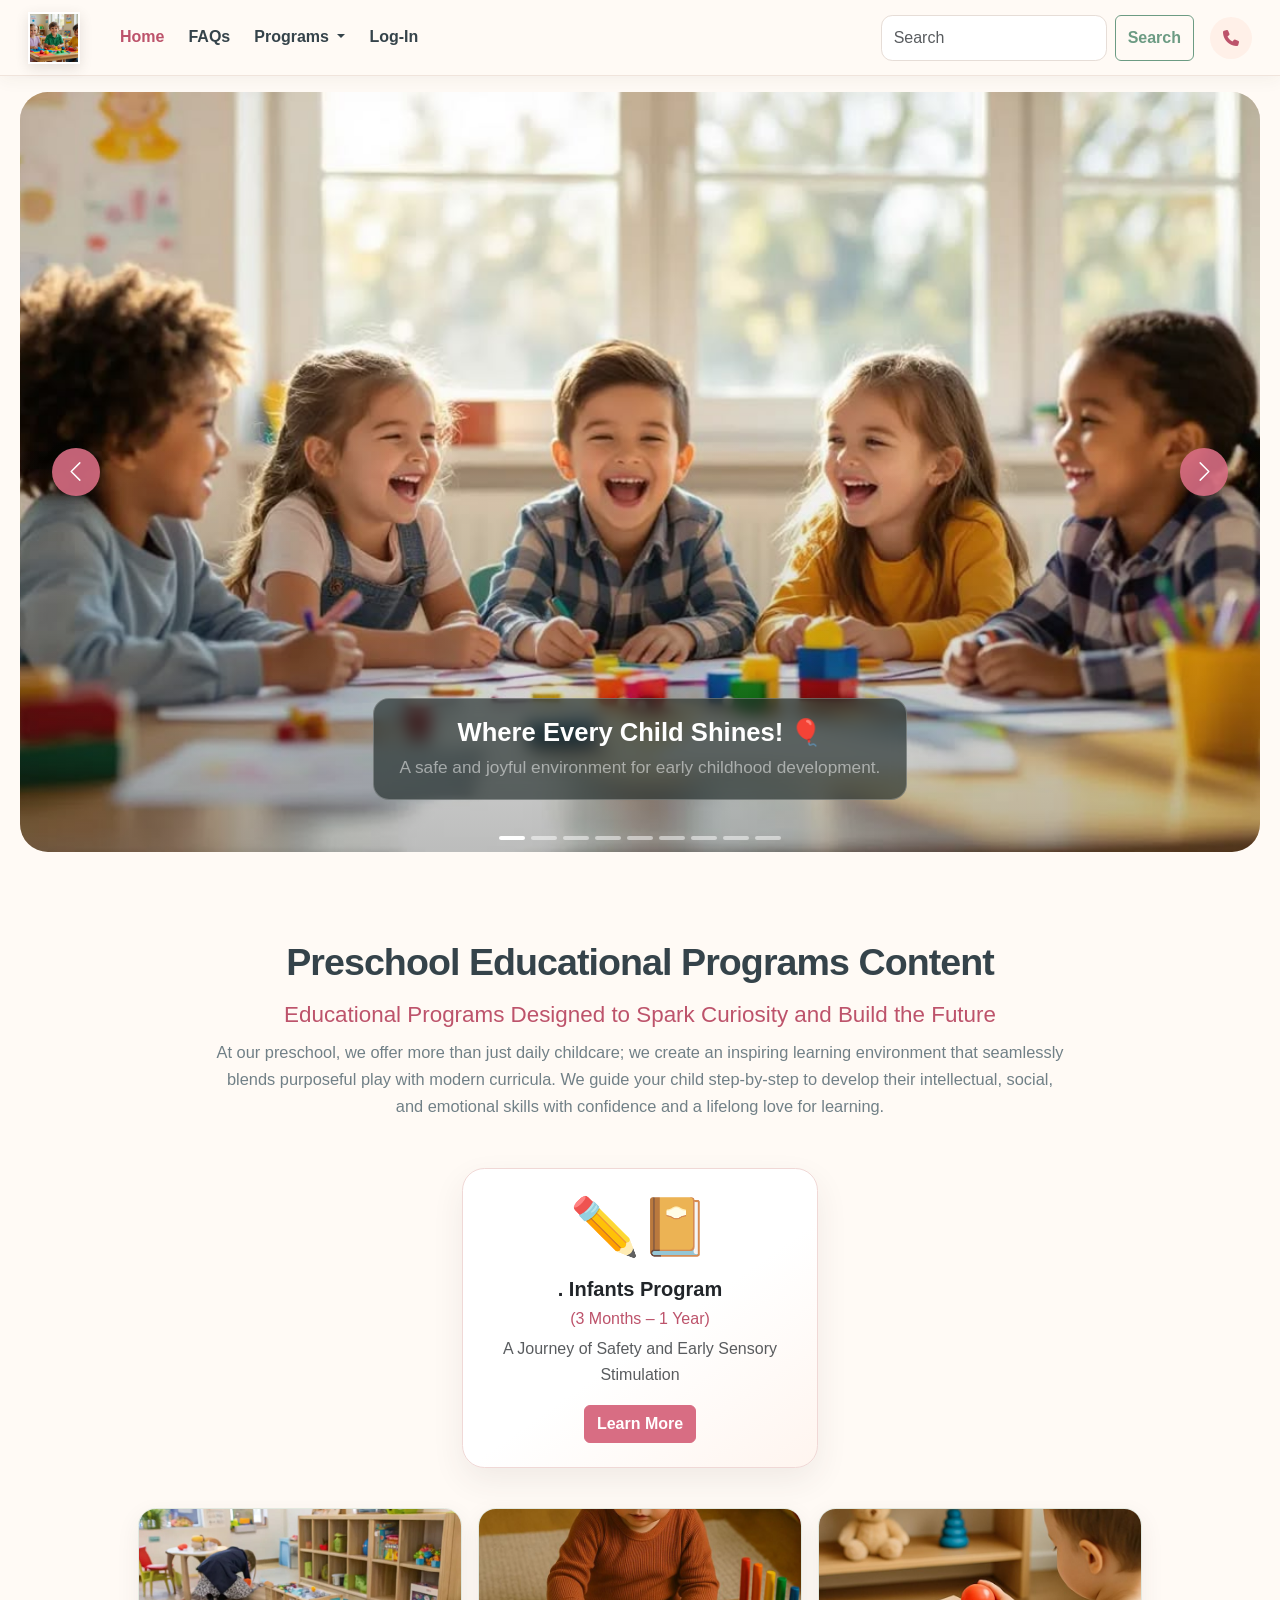
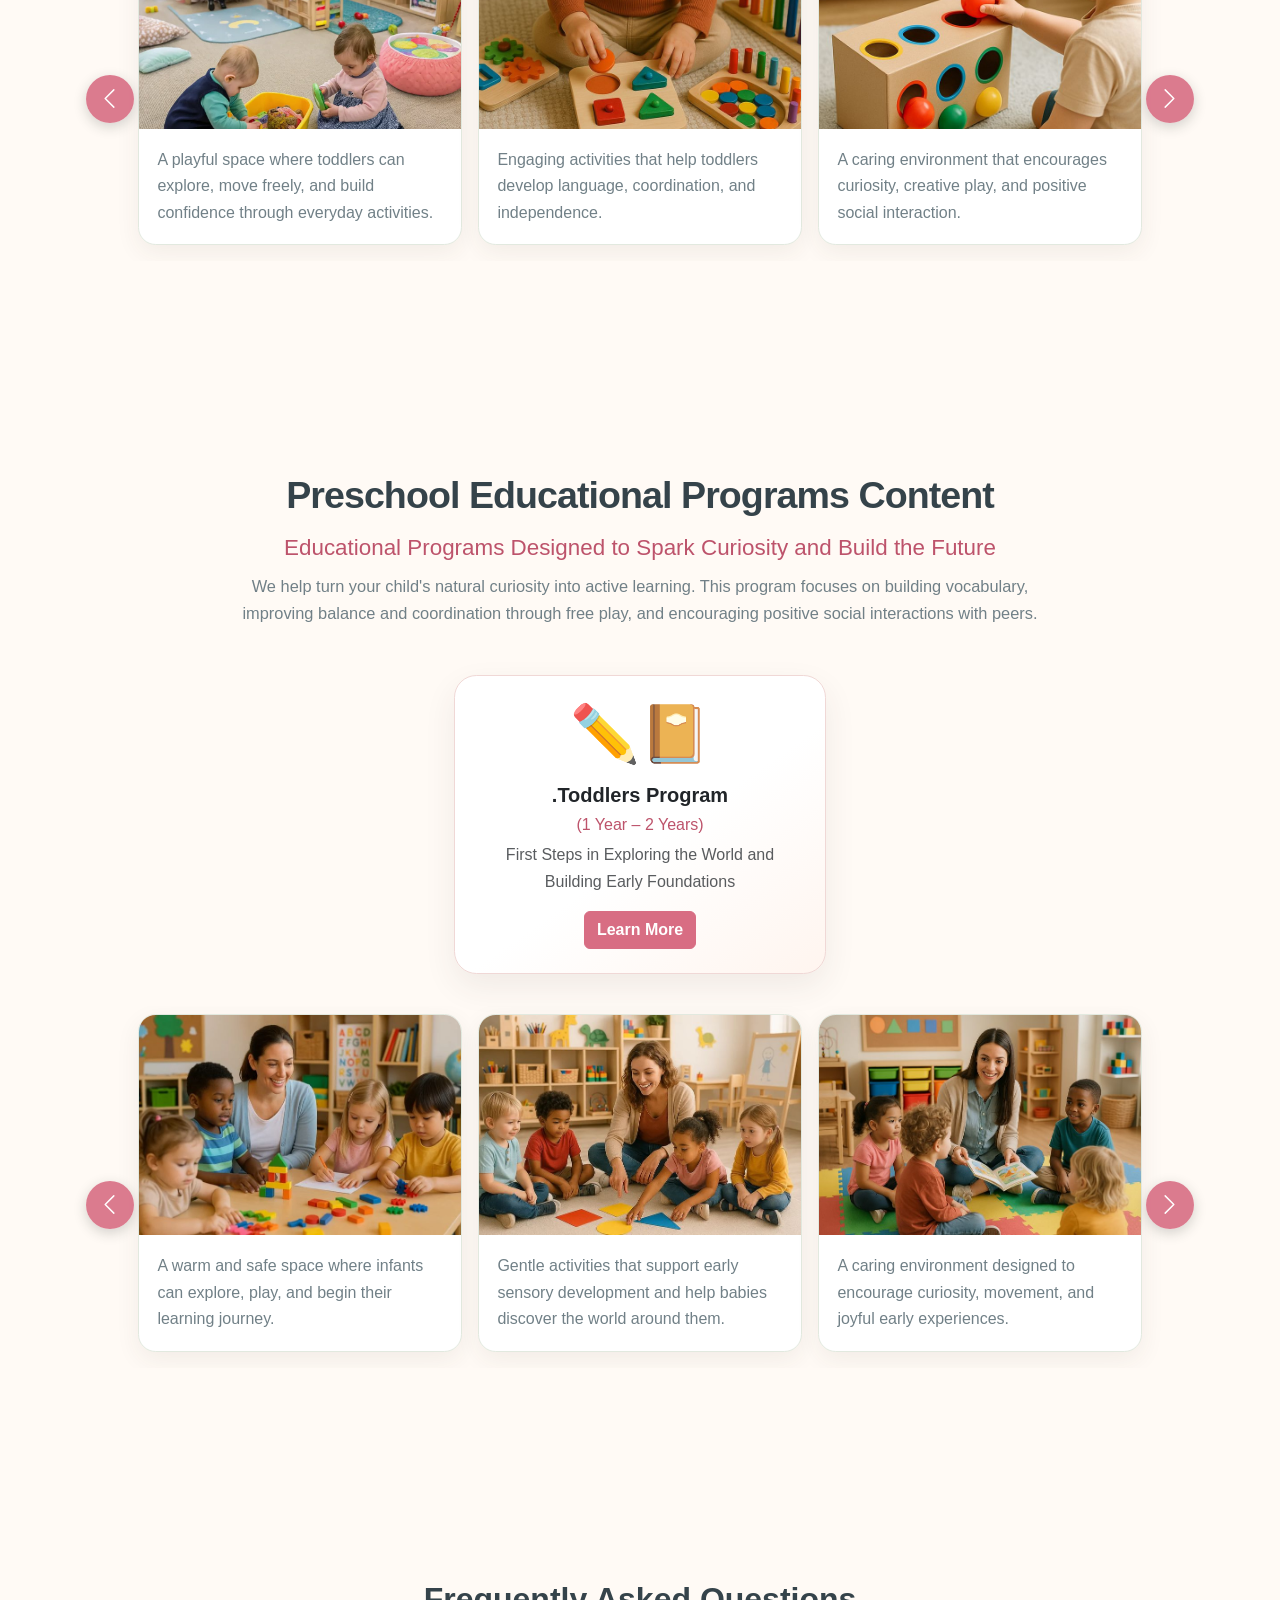
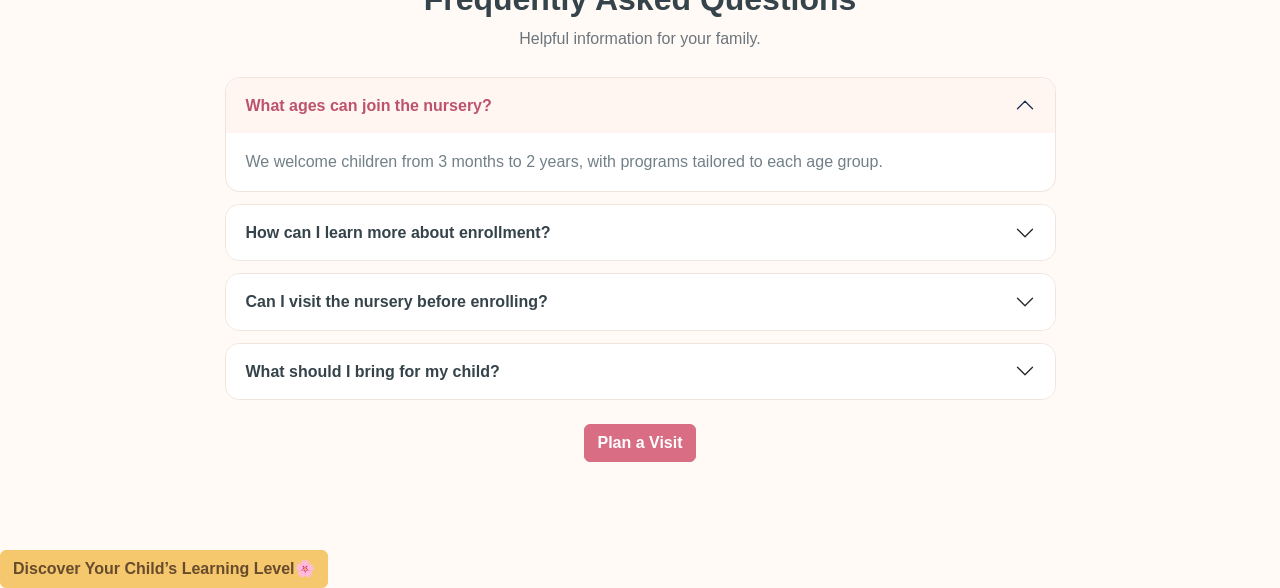
<file: index.html>
<!DOCTYPE html>
<html lang="en">

<head>
    <meta charset="UTF-8">
    <meta name="viewport" content="width=device-width, initial-scale=1.0">
    <title>Sunny Side</title>
    <link rel="icon" href="./Images/3a391d2ae2403e38979afe56d9ad4983.jpg">
    <link rel="stylesheet" href="./Style/bootstrap.min.css">
    <link rel="stylesheet" href="https://cdnjs.cloudflare.com/ajax/libs/font-awesome/6.5.2/css/all.min.css">
    <link rel="stylesheet" href="./Style/style.css">
</head>

<body>
    <nav class="navbar navbar-expand-lg bg-body-tertiary px-3">
        <div class="container-fluid">
            <img class="me-3" src="./Images/3a391d2ae2403e38979afe56d9ad4983.jpg" alt="Sunny Side logo">
            <button class="navbar-toggler" type="button" data-bs-toggle="collapse"
                data-bs-target="#navbarSupportedContent" aria-controls="navbarSupportedContent" aria-expanded="false"
                aria-label="Toggle navigation">
                <span class="navbar-toggler-icon"></span>
            </button>
            <div class="collapse navbar-collapse" id="navbarSupportedContent">
                <ul class="navbar-nav me-auto mb-2 mb-lg-0 gap-lg-2">
                    <li class="nav-item">
                        <a class="nav-link active" aria-current="page" href="#home">Home</a>
                    </li>
                    <li class="nav-item">
                        <a class="nav-link" href="#faq">FAQs</a>
                    </li>
                    <li class="nav-item dropdown">
                        <a class="nav-link dropdown-toggle" href="#" role="button" data-bs-toggle="dropdown"
                            aria-expanded="false">
                            Programs
                        </a>
                        <ul class="dropdown-menu">
                            <li><a class="dropdown-item" href="#infants">Infants Program</a></li>
                            <li><a class="dropdown-item" href="#toddlers">Toddlers Program</a></li>
                        </ul>
                    </li>
                    <li class="nav-item">
                        <a class="nav-link" href="./form.html">Log-In</a>
                    </li>
                </ul>
                <form class="d-flex search ms-lg-auto" role="search">
                    <input class="form-control Search" type="search" placeholder="Search" aria-label="Search" />
                    <button class="btn btn-outline-success" type="submit">Search</button>
                </form>

                <button class="nav-link contact-button border-0 bg-transparent ms-lg-3" type="button"
                    data-bs-toggle="offcanvas" data-bs-target="#offcanvasDark" aria-controls="offcanvasDark"
                    aria-label="Open contact information">
                    <i class="fa-solid fa-phone"></i>
                </button>
            </div>
        </div>
    </nav>

    <div class="offcanvas offcanvas-start text-bg-dark" tabindex="-1" id="offcanvasDark"
        aria-labelledby="offcanvasDarkLabel">
        <div class="offcanvas-header">
            <h5 class="offcanvas-title" id="offcanvasDarkLabel">Contact Us</h5>
            <button type="button" class="btn-close btn-close-white" data-bs-dismiss="offcanvas"
                aria-label="Close"></button>
        </div>
        <div class="offcanvas-body">
            <p class="mb-4">We are happy to answer your questions.</p>

            <div class="d-grid gap-3">
                <a class="text-white text-decoration-none" href="tel:+201000000000">
                    <i class="fa-solid fa-phone me-2"></i>
                    <span> +20 100 000 0000</span>
                </a>
                <a class="text-white text-decoration-none" href="mailto:info@sunnyside.com">
                    <i class="fa-solid fa-envelope me-2"></i> 
                    <span>info@sunnyside.com</span>
                </a>
                <span>
                    <i class="fa-solid fa-location-dot me-2"></i> Cairo, Egypt
                </span>
            </div>

            <div class="d-flex gap-3 mt-4">
                <a class="text-white fs-4" href="https://www.facebook.com" target="_blank" rel="noopener"
                    aria-label="Facebook">
                    <i class="fa-brands fa-facebook"></i>
                </a>
                <a class="text-white fs-4" href="https://www.instagram.com" target="_blank" rel="noopener"
                    aria-label="Instagram">
                    <i class="fa-brands fa-instagram"></i>
                </a>
            </div>
        </div>
    </div>

    <div id="home" class="carousel carousel-white slide vh-100">
        <div class="carousel-indicators">
            <button type="button" data-bs-target="#home" data-bs-slide-to="0" class="active"
                aria-current="true" aria-label="Slide 1"></button>
            <button type="button" data-bs-target="#home" data-bs-slide-to="1"
                aria-label="Slide 2"></button>
            <button type="button" data-bs-target="#home" data-bs-slide-to="2"
                aria-label="Slide 3"></button>
            <button type="button" data-bs-target="#home" data-bs-slide-to="3"
                aria-label="Slide 4"></button>
            <button type="button" data-bs-target="#home" data-bs-slide-to="4"
                aria-label="Slide 5"></button>
            <button type="button" data-bs-target="#home" data-bs-slide-to="5"
                aria-label="Slide 6"></button>
            <button type="button" data-bs-target="#home" data-bs-slide-to="6"
                aria-label="Slide 7"></button>
            <button type="button" data-bs-target="#home" data-bs-slide-to="7"
                aria-label="Slide 8"></button>
            <button type="button" data-bs-target="#home" data-bs-slide-to="8"
                aria-label="Slide 9"></button>
        </div>
        <div class="carousel-inner vh-100">
            <!-- Slide 1 -->
            <div class="carousel-item active vh-100 top" data-bs-interval="10000">
                <img src="./Images/bd0ee30c65cd35bef8a8ec8929c6d836.jpg" class="w-100 object-fit-cover rounded-5"
                    alt="Nursery Slide 1">
                <div class="carousel-caption d-none d-md-block bg-dark bg-opacity-50 p-3 rounded-3 textmessage">
                    <h5 class="text-white fw-bold">Where Every Child Shines! 🎈</h5>
                    <p class="text-white-50 mb-0">A safe and joyful environment for early childhood development.</p>
                </div>
            </div>

            <!-- Slide 2 -->
            <div class="carousel-item vh-100 top" data-bs-interval="2000">
                <img src="./Images/679e50f75e5fe2f86e2767f3efc4225f.jpg" class="w-100  object-fit-cover rounded-5"
                    alt="Nursery Slide 2">
                <div class="carousel-caption d-none d-md-block bg-dark bg-opacity-50 p-3 rounded-3 textmessage">
                    <h5 class="text-white fw-bold">Safe & Inspiring Spaces 🏫</h5>
                    <p class="text-white-50 mb-0">Designed with high safety standards and creative learning tools.</p>
                </div>
            </div>

            <!-- Slide 3 -->
            <div class="carousel-item vh-100 top">
                <img src="./Images/2a49c59c59654723d50db8b1cf8f679b.jpg" class="w-100 object-fit-cover rounded-5"
                    alt="Nursery Slide 3">
                <div class="carousel-caption d-none d-md-block bg-dark bg-opacity-50 p-3 rounded-3 textmessage">
                    <h5 class="text-white fw-bold">Creative Arts & Crafts 🎨</h5>
                    <p class="text-white-50 mb-0">Unleashing imagination through painting, drawing, and hands-on
                        projects.</p>
                </div>
            </div>

            <!-- Slide 4 -->
            <div class="carousel-item vh-100 top">
                <img src="./Images/safe-zone-2.jpg" class="w-100 object-fit-cover rounded-5"
                    alt="Nursery Slide 4">
                <div class="carousel-caption d-none d-md-block bg-dark bg-opacity-50 p-3 rounded-3 textmessage">
                    <h5 class="text-white fw-bold">Secure Play Area 🛡️</h5>
                    <p class="text-white-50 mb-0">Soft-padded indoor zones tailored for risk-free physical activities.
                    </p>
                </div>
            </div>

            <!-- Slide 5 -->
            <div class="carousel-item vh-100 top">
                <img src="./Images/Safe-zone.jpg" class="w-100 object-fit-cover rounded-5" alt="Nursery Slide 5">
                <div class="carousel-caption d-none d-md-block bg-dark bg-opacity-50 p-3 rounded-3 textmessage">
                    <h5 class="text-white fw-bold">24/7 Monitored Safety 🧸</h5>
                    <p class="text-white-50 mb-0">Constant supervision to ensure total peace of mind for parents.</p>
                </div>
            </div>

            <!-- Slide 6 -->
            <div class="carousel-item vh-100 top">
                <img src="./Images/3880cf79bbe2fa01c5dffb53555df5dd.jpg" class="w-100 object-fit-cover rounded-5"
                    alt="Nursery Slide 6">
                <div class="carousel-caption d-none d-md-block bg-dark bg-opacity-50 p-3 rounded-3 textmessage">
                    <h5 class="text-white fw-bold">Music & Storytelling 🎶</h5>
                    <p class="text-white-50 mb-0">Building communication and auditory skills through interactive
                        sessions.</p>
                </div>
            </div>

            <!-- Slide 7 -->
            <div class="carousel-item vh-100 top">
                <img src="./Images/Fun.jpg" class="w-100 object-fit-cover rounded-5" alt="Nursery Slide 7">
                <div class="carousel-caption d-none d-md-block bg-dark bg-opacity-50 p-3 rounded-3 textmessage">
                    <h5 class="text-white fw-bold">Outdoor Adventures 🌞</h5>
                    <p class="text-white-50 mb-0">Fun group games, fresh air, and social growth in open spaces.</p>
                </div>
            </div>

            <!-- Slide 8 -->
            <div class="carousel-item vh-100 top">
                <img src="./Images/Technology.jpg" class="w-100 object-fit-cover rounded-5" alt="Nursery Slide 8">
                <div class="carousel-caption d-none d-md-block bg-dark bg-opacity-50 p-3 rounded-3 textmessage">
                    <h5 class="text-white fw-bold">Smart Tech & E-Learning 💻</h5>
                    <p class="text-white-50 mb-0">Introducing modern digital tools and educational games for young
                        minds.</p>
                </div>
            </div>
            <!-- Slide-9 -->
            <div class="carousel-item vh-100 top">
                <img src="./Images/Seince.jpg" class="w-100 object-fit-cover rounded-5" alt="Nursery Slide 9">
                <div class="carousel-caption d-none d-md-block bg-dark bg-opacity-50 p-3 rounded-3 textmessage">
                    <h5 class="text-white fw-bold">Fun Science & Discovery 🔬</h5>
                    <p class="text-white-50 mb-0">Encouraging curiosity through safe, hands-on simple experiments.</p>
                </div>
            </div>
        </div>
        <button class="carousel-control-prev" type="button" data-bs-target="#home" data-bs-slide="prev">
            <span class="carousel-control-prev-icon" aria-hidden="true"></span>
            <span class="visually-hidden">Previous</span>
        </button>
        <button class="carousel-control-next ch-100" type="button" data-bs-target="#home"
            data-bs-slide="next">
            <span class="carousel-control-next-icon" aria-hidden="true"></span>
            <span class="visually-hidden">Next</span>
        </button>
    </div>
    <section id="infants" class="container py-5">

        <div class="text-center mb-5">
            <h2 class="fw-bold">Preschool Educational Programs Content</h2>
            <h4 class="text-danger">
                Educational Programs Designed to Spark Curiosity and Build the Future
            </h4>
            <p class="text-secondary">At our preschool, we offer more than just daily childcare; we create an inspiring
                learning environment
                that seamlessly blends purposeful play with modern curricula. We guide your child step-by-step to
                develop their intellectual, social, and emotional skills with confidence and a lifelong love for
                learning.</p>
        </div>
        <div class="row g-4 justify-content-center">

            <div class="col-12 col-md-6 col-lg-4 discovery">
                <div class="card h-100 shadow-sm border-4 border-danger rounded-5">
                    <div class="card-body text-center p-4">
                        <div class="display-4 mb-3">✏️📔</div>
                        <h5 class="card-title fw-bold">. Infants Program</h5>
                        <h6 class="text-danger">(3 Months – 1 Year)</h6>
                        <p class="card-text text-muted">
                            A Journey of Safety and Early Sensory Stimulation
                        </p>
                        <a href="#infants" class="btn btn-primary">
                            Learn More
                        </a>
                    </div>
                </div>
            </div>




        </div>
        <div id="carouselExampleControlsNoTouching" class="carousel slide" data-bs-touch="false">
            <div class="carousel-inner">

                <div class="carousel-item active">
                    <div class="row g-3 px-5">
                        <div class="col-12 col-md-4">
                            <div class="card infant-card border border-success rounded-3">
                                <img src="./Images/Infants-1.jpg" class="card-img-top infant-card-img rounded-3"
                                    alt="Toddler">
                                <div class="card-body">
                                    <p class="card-text">A playful space where toddlers can explore, move freely, and
                                        build confidence through everyday activities.</p>
                                </div>
                            </div>
                        </div>
                        <div class="col-12 col-md-4">
                            <div class="card infant-card border border-success rounded-3 Infants">
                                <img src="./Images/Infants-2.jpg" class="card-img-top infant-card-img rounded-3"
                                    alt="Toddler">
                                <div class="card-body">
                                    <p class="card-text">Engaging activities that help toddlers develop language,
                                        coordination, and independence.</p>
                                </div>
                            </div>
                        </div>
                        <div class="col-12 col-md-4">
                            <div class="card infant-card border border-success rounded-3">
                                <img src="./Images/Infants-3.jpg" class="card-img-top infant-card-img rounded-3"
                                    alt="Toddler">
                                <div class="card-body">
                                    <p class="card-text">A caring environment that encourages curiosity, creative play,
                                        and positive social interaction.</p>
                                </div>
                            </div>
                        </div>
                    </div>
                </div>

                <div class="carousel-item">
                    <div class="row g-3 px-5">
                        <div class="col-12 col-md-4">
                            <div class="card infant-card border border-success rounded-3">
                                <img src="./Images/Infants-4.jpg" class="card-img-top infant-card-img rounded-3"
                                    alt="Toddler">
                                <div class="card-body">
                                    <p class="card-text">Fun learning experiences that help toddlers practice new skills
                                        through safe exploration.</p>
                                </div>
                            </div>
                        </div>
                        <div class="col-12 col-md-4">
                            <div class="card infant-card border border-success rounded-3">
                                <img src="./Images/Infants-5.jpg" class="card-img-top infant-card-img rounded-3"
                                    alt="Toddler">
                                <div class="card-body">
                                    <p class="card-text">Play-based learning that strengthens attention, communication,
                                        and cooperation with friends.</p>
                                </div>
                            </div>
                        </div>
                        <div class="col-12 col-md-4">
                            <div class="card infant-card border border-success rounded-3">
                                <img src="./Images/Infants-6.jpg" class="card-img-top infant-card-img rounded-3"
                                    alt="Toddler">
                                <div class="card-body">
                                    <p class="card-text">A supportive setting where toddlers learn to express feelings
                                        and become more independent.</p>
                                </div>
                            </div>
                        </div>
                    </div>
                </div>

                <div class="carousel-item">
                    <div class="row g-3 px-5">
                        <div class="col-12 col-md-4">
                            <div class="card infant-card border border-success rounded-3">
                                <img src="./Images/Infants-7.jpg" class="card-img-top infant-card-img rounded-3"
                                    alt="Toddler">
                                <div class="card-body">
                                    <p class="card-text">Creative activities that give toddlers opportunities to
                                        imagine, create, and express themselves.</p>
                                </div>
                            </div>
                        </div>
                        <div class="col-12 col-md-4">
                            <div class="card infant-card border border-success rounded-3">
                                <img src="./Images/Infants-8.jpg" class="card-img-top infant-card-img rounded-3"
                                    alt="Toddler">
                                <div class="card-body">
                                    <p class="card-text">Group play that encourages friendship, sharing, teamwork, and
                                        emotional growth.</p>
                                </div>
                            </div>
                        </div>
                        <div class="col-12 col-md-4">
                            <div class="card infant-card border border-success rounded-3">
                                <img src="./Images/Infants-9.jpg" class="card-img-top infant-card-img rounded-3"
                                    alt="Toddler">
                                <div class="card-body">
                                    <p class="card-text">Interactive experiences that turn movement and discovery into
                                        meaningful learning.</p>
                                </div>
                            </div>
                        </div>
                    </div>
                </div>

                <div class="carousel-item">
                    <div class="row g-3 px-5">
                        <div class="col-12 col-md-4">
                            <div class="card infant-card border border-success rounded-3">
                                <img src="./Images/Infants-10.jpg" class="card-img-top infant-card-img rounded-3"
                                    alt="Toddler">
                                <div class="card-body">
                                    <p class="card-text">A bright space where toddlers can discover new ideas and
                                        develop their imagination.</p>
                                </div>
                            </div>
                        </div>
                        <div class="col-12 col-md-4">
                            <div class="card infant-card border border-success rounded-3">
                                <img src="./Images/Infants-11.jpg" class="card-img-top infant-card-img rounded-3"
                                    alt="Toddler">
                                <div class="card-body">
                                    <p class="card-text">Thoughtful care and playful activities help toddlers feel
                                        secure while learning new skills.</p>
                                </div>
                            </div>
                        </div>
                        <div class="col-12 col-md-4">
                            <div class="card infant-card border border-success rounded-3">
                                <img src="./Images/Infants-12.jpg" class="card-img-top infant-card-img rounded-3"
                                    alt="Toddler">
                                <div class="card-body">
                                    <p class="card-text">A joyful environment where toddlers grow through movement,
                                        play, discovery, and friendship.</p>
                                </div>
                            </div>
                        </div>
                    </div>
                </div>

            </div>

            <button class="carousel-control-prev" type="button" data-bs-target="#carouselExampleControlsNoTouching"
                data-bs-slide="prev">
                <span class="carousel-control-prev-icon"></span>
            </button>

            <button class="carousel-control-next" type="button" data-bs-target="#carouselExampleControlsNoTouching"
                data-bs-slide="next">
                <span class="carousel-control-next-icon"></span>
            </button>
        </div>
    </section>

    <section id="toddlers" class="container py-5">

        <div class="text-center mb-5">
            <h2 class="fw-bold">Preschool Educational Programs Content</h2>
            <h4 class="text-danger">
                Educational Programs Designed to Spark Curiosity and Build the Future
            </h4>
            <p class="text-secondary">We help turn your child's natural curiosity into active learning. This program
                focuses on building vocabulary, improving balance and coordination through free play, and encouraging
                positive social interactions with peers.
            </p>
        </div>
        <div class="col-12 col-md-6 col-lg-4 mx-auto">
            <div class="discovery">
                <div class="card h-100 shadow-sm border-4 border-danger rounded-5">
                    <div class="card-body text-center p-4">
                        <div class="display-4 mb-3">✏️📔</div>
                        <h5 class="card-title fw-bold">.Toddlers Program</h5>
                        <h6 class="text-danger">(1 Year – 2 Years)</h6>
                        <p class="card-text text-muted">
                            First Steps in Exploring the World and Building Early Foundations
                        </p>
                        <a href="#toddlers" class="btn btn-primary">
                            Learn More
                        </a>
                    </div>
                </div>
            </div>
        </div>




        </div>
        <div id="toddlersCarousel" class="carousel slide" data-bs-touch="false">
            <div class="carousel-inner">

                <div class="carousel-item active">
                    <div class="row g-3 px-5">
                        <div class="col-12 col-md-4">
                            <div class="card infant-card border border-success rounded-3">
                                <img src="./Images/Told-1.jpg" class="card-img-top infant-card-img rounded-3"
                                    alt="Infant">
                                <div class="card-body">
                                    <p class="card-text">A warm and safe space where infants can explore, play, and
                                        begin their learning journey.</p>
                                </div>
                            </div>
                        </div>
                        <div class="col-12 col-md-4">
                            <div class="card infant-card border border-success rounded-3">
                                <img src="./Images/Told-2.jpg" class="card-img-top infant-card-img rounded-3"
                                    alt="Infant">
                                <div class="card-body">
                                    <p class="card-text">Gentle activities that support early sensory development and
                                        help babies discover the world around them.</p>
                                </div>
                            </div>
                        </div>
                        <div class="col-12 col-md-4">
                            <div class="card infant-card border border-success rounded-3">
                                <img src="./Images/Told-3.jpg" class="card-img-top infant-card-img rounded-3"
                                    alt="Infant">
                                <div class="card-body">
                                    <p class="card-text">A caring environment designed to encourage curiosity, movement,
                                        and joyful early experiences.</p>
                                </div>
                            </div>
                        </div>
                    </div>
                </div>

                <div class="carousel-item">
                    <div class="row g-3 px-5">
                        <div class="col-12 col-md-4">
                            <div class="card infant-card border border-success rounded-3">
                                <img src="./Images/Told-4.jpg" class="card-img-top infant-card-img rounded-3"
                                    alt="Infant">
                                <div class="card-body">
                                    <p class="card-text">Fun and engaging activities that help infants build confidence
                                        through safe exploration.</p>
                                </div>
                            </div>
                        </div>
                        <div class="col-12 col-md-4">
                            <div class="card infant-card border border-success rounded-3">
                                <img src="./Images/Told-5.jpg" class="card-img-top infant-card-img rounded-3"
                                    alt="Infant">
                                <div class="card-body">
                                    <p class="card-text">Playful learning moments that develop attention, communication,
                                        and social interaction.</p>
                                </div>
                            </div>
                        </div>
                        <div class="col-12 col-md-4">
                            <div class="card infant-card border border-success rounded-3">
                                <img src="./Images/Told-6.jpg" class="card-img-top infant-card-img rounded-3"
                                    alt="Infant">
                                <div class="card-body">
                                    <p class="card-text">A nurturing setting where every child receives care, comfort,
                                        and age-appropriate stimulation.</p>
                                </div>
                            </div>
                        </div>
                    </div>
                </div>

                <div class="carousel-item">
                    <div class="row g-3 px-5">
                        <div class="col-12 col-md-4">
                            <div class="card infant-card border border-success rounded-3">
                                <img src="./Images/Told-7.jpg" class="card-img-top infant-card-img rounded-3"
                                    alt="Infant">
                                <div class="card-body">
                                    <p class="card-text">Creative play experiences that allow infants to express
                                        themselves and learn at their own pace.</p>
                                </div>
                            </div>
                        </div>
                        <div class="col-12 col-md-4">
                            <div class="card infant-card border border-success rounded-3">
                                <img src="./Images/Told-8.jpg" class="card-img-top infant-card-img rounded-3"
                                    alt="Infant">
                                <div class="card-body">
                                    <p class="card-text">Safe group activities that encourage friendship, cooperation,
                                        and emotional growth.</p>
                                </div>
                            </div>
                        </div>
                        <div class="col-12 col-md-4">
                            <div class="card infant-card border border-success rounded-3">
                                <img src="./Images/Told-9.jpg" class="card-img-top infant-card-img rounded-3"
                                    alt="Infant">
                                <div class="card-body">
                                    <p class="card-text">Interactive experiences that turn everyday play into meaningful
                                        learning for young children.</p>
                                </div>
                            </div>
                        </div>
                    </div>
                </div>

                <div class="carousel-item">
                    <div class="row g-3 px-5">
                        <div class="col-12 col-md-4">
                            <div class="card infant-card border border-success rounded-3">
                                <img src="./Images/Told-10.jpg" class="card-img-top infant-card-img rounded-3"
                                    alt="Infant">
                                <div class="card-body">
                                    <p class="card-text">A bright and welcoming space that supports discovery,
                                        imagination, and early development.</p>
                                </div>
                            </div>
                        </div>
                        <div class="col-12 col-md-4">
                            <div class="card infant-card border border-success rounded-3">
                                <img src="./Images/Told-11.jpg" class="card-img-top infant-card-img rounded-3"
                                    alt="Infant">
                                <div class="card-body">
                                    <p class="card-text">Thoughtful care and playful activities help infants feel secure
                                        while developing new skills.</p>
                                </div>
                            </div>
                        </div>
                        <div class="col-12 col-md-4">
                            <div class="card infant-card border border-success rounded-3">
                                <img src="./Images/Told-12.jpg" class="card-img-top infant-card-img rounded-3"
                                    alt="Infant">
                                <div class="card-body">
                                    <p class="card-text">A joyful learning environment where children grow through
                                        movement, play, and discovery.</p>
                                </div>
                            </div>
                        </div>
                    </div>
                </div>

            </div>

            <button class="carousel-control-prev" type="button" data-bs-target="#toddlersCarousel" data-bs-slide="prev">
                <span class="carousel-control-prev-icon"></span>
            </button>

            <button class="carousel-control-next" type="button" data-bs-target="#toddlersCarousel" data-bs-slide="next">
                <span class="carousel-control-next-icon"></span>
            </button>
        </div>
    </section>

    <section id="faq" class="container py-5">
        <div class="row justify-content-center">
            <div class="col-12 col-lg-9">
                <div class="text-center mb-4">
                    <h2 class="fw-bold">Frequently Asked Questions</h2>
                    <p class="text-secondary mb-0">Helpful information for your family.</p>
                </div>

                <div class="accordion" id="nurseryFaq">
                    <div class="accordion-item">
                        <h3 class="accordion-header" id="faqHeadingOne">
                            <button class="accordion-button" type="button" data-bs-toggle="collapse"
                                data-bs-target="#faqAnswerOne" aria-expanded="true" aria-controls="faqAnswerOne">
                                What ages can join the nursery?
                            </button>
                        </h3>
                        <div id="faqAnswerOne" class="accordion-collapse collapse show"
                            aria-labelledby="faqHeadingOne" data-bs-parent="#nurseryFaq">
                            <div class="accordion-body">
                                We welcome children from 3 months to 2 years, with programs tailored to each age group.
                            </div>
                        </div>
                    </div>
                    <div class="accordion-item">
                        <h3 class="accordion-header" id="faqHeadingTwo">
                            <button class="accordion-button collapsed" type="button" data-bs-toggle="collapse"
                                data-bs-target="#faqAnswerTwo" aria-expanded="false" aria-controls="faqAnswerTwo">
                                How can I learn more about enrollment?
                            </button>
                        </h3>
                        <div id="faqAnswerTwo" class="accordion-collapse collapse"
                            aria-labelledby="faqHeadingTwo" data-bs-parent="#nurseryFaq">
                            <div class="accordion-body">
                                Use the enrollment form and our team will contact you with the next steps.
                            </div>
                        </div>
                    </div>
                    <div class="accordion-item">
                        <h3 class="accordion-header" id="faqHeadingThree">
                            <button class="accordion-button collapsed" type="button" data-bs-toggle="collapse"
                                data-bs-target="#faqAnswerThree" aria-expanded="false" aria-controls="faqAnswerThree">
                                Can I visit the nursery before enrolling?
                            </button>
                        </h3>
                        <div id="faqAnswerThree" class="accordion-collapse collapse"
                            aria-labelledby="faqHeadingThree" data-bs-parent="#nurseryFaq">
                            <div class="accordion-body">
                                Yes. Contact us to arrange a visit and see our learning spaces.
                            </div>
                        </div>
                    </div>
                    <div class="accordion-item">
                        <h3 class="accordion-header" id="faqHeadingFour">
                            <button class="accordion-button collapsed" type="button" data-bs-toggle="collapse"
                                data-bs-target="#faqAnswerFour" aria-expanded="false" aria-controls="faqAnswerFour">
                                What should I bring for my child?
                            </button>
                        </h3>
                        <div id="faqAnswerFour" class="accordion-collapse collapse"
                            aria-labelledby="faqHeadingFour" data-bs-parent="#nurseryFaq">
                            <div class="accordion-body">
                                Our team will share an age-appropriate checklist with you during the enrollment process.
                            </div>
                        </div>
                    </div>
                </div>

                <div class="text-center mt-4">
                    <button type="button" class="btn btn-primary" data-bs-toggle="modal"
                        data-bs-target="#enrollmentModal">
                        Plan a Visit
                    </button>
                </div>
            </div>
        </div>
    </section>

    <div class="modal fade" id="enrollmentModal" tabindex="-1" aria-labelledby="enrollmentModalLabel"
        aria-hidden="true">

        <div class="modal-dialog modal-dialog-centered">

            <div class="modal-content">

                <div class="modal-header">
                    <h5 class="modal-title" id="enrollmentModalLabel">
                        Plan a Visit
                    </h5>

                    <button type="button" class="btn-close" data-bs-dismiss="modal" aria-label="Close">
                    </button>
                </div>

                <div class="modal-body">

                    <p>
                        Start with the enrollment form and our team will contact you to arrange a visit.
                    </p>

                </div>

                <div class="modal-footer">

                    <button type="button" class="btn btn-secondary" data-bs-dismiss="modal">
                        Close
                    </button>

                    <a href="./form.html" class="btn btn-primary">
                        Continue to the form
                    </a>

                </div>

            </div>

        </div>

    </div>

    <a href="./formChildd.html" class="btn btn-warning Discover">
       Discover Your Child’s Learning Level🌸
    </a>
 
  
  

    <script src="./Scripts/bootstrap.bundle.min.js"></script>
    <script src="./Scripts/main.js"></script>
</body>

</html>
</file>
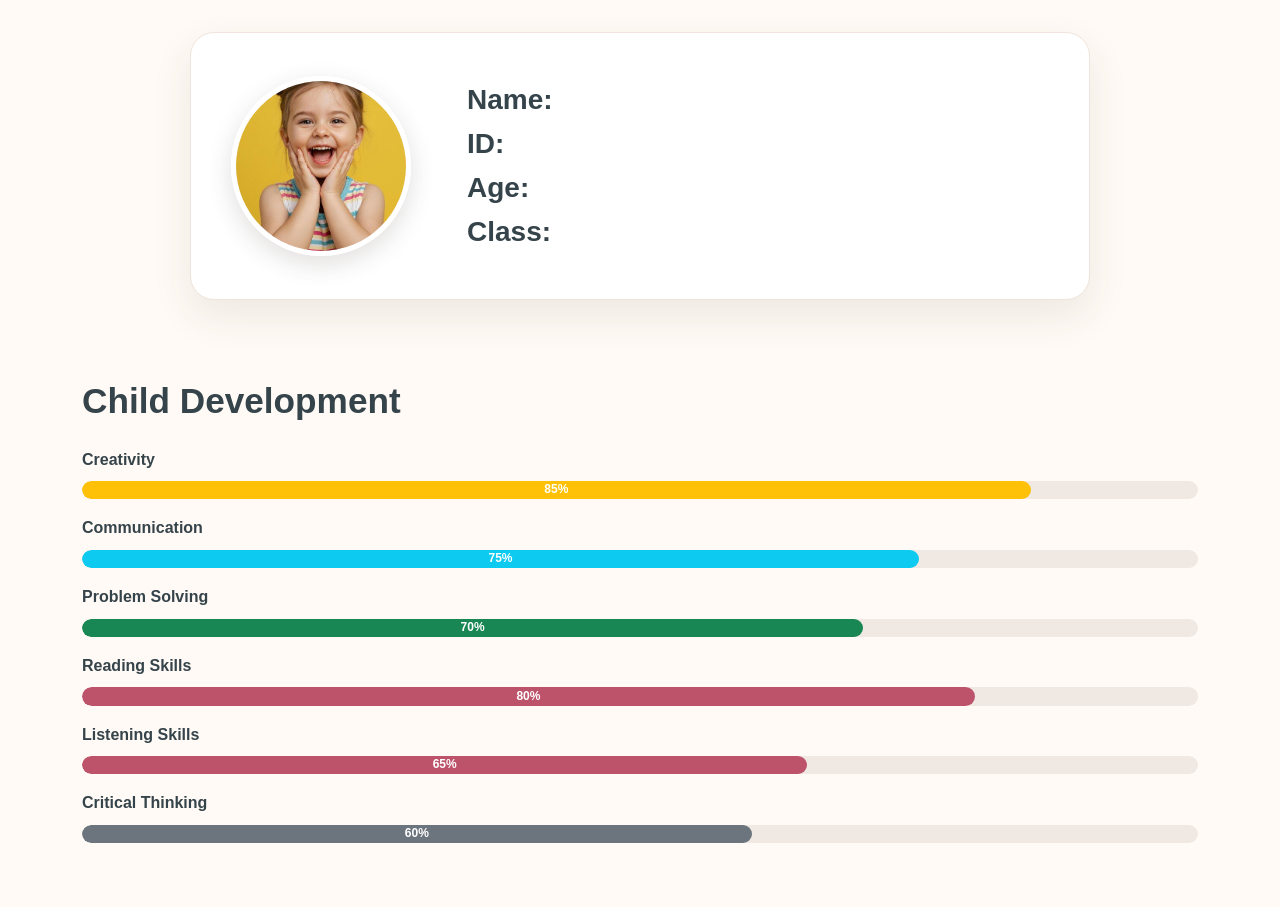
<file: ChildLevel.html>
<!DOCTYPE html>
<html lang="en">

<head>
    <meta charset="UTF-8">
    <meta name="viewport" content="width=device-width, initial-scale=1.0">
    <title>Document</title>
    <link rel="stylesheet" href="./Style/bootstrap.min.css">
    <link rel="stylesheet" href="./Style/style.css">
</head>

<body>
    <div class="vh-50 Card-ID w-75 d-flex align-items-center gap-5">
        <img src="./Images/Child-1.jpg" class="card-img-top h-25 w-25 rounded-pill" alt="...">
        <div class="card-body">
            <h3 class="fw-bolder fs-3">Name:
            </h3>
            <br>
            <h3 class="fw-bolder fs-3">ID:
            </h3>
            <br>
            <h3 class="fw-bolder fs-3">Age:
            </h3>
            <br>
            <h3 class="fw-bolder fs-3">Class:
            </h3>

        </div>

    </div>
    <div class="container py-5">

        <h3 class="fw-bold mb-4">
            Child Development
        </h3>
  

        <label class="mb-2">Creativity</label>
        <div class="progress mb-3">
            <div class="progress-bar bg-warning" style="width: 85%">85%</div>
        </div>

        <label class="mb-2">Communication</label>
        <div class="progress mb-3">
            <div class="progress-bar bg-info" style="width: 75%">75%</div>
        </div>

        <label class="mb-2">Problem Solving</label>
        <div class="progress mb-3">
            <div class="progress-bar bg-success" style="width: 70%">70%</div>
        </div>

        <label class="mb-2">Reading Skills</label>
        <div class="progress mb-3">
            <div class="progress-bar bg-primary" style="width: 80%">80%</div>
        </div>

        <label class="mb-2">Listening Skills</label>
        <div class="progress mb-3">
            <div class="progress-bar bg-danger" style="width: 65%">65%</div>
        </div>

        <label class="mb-2">Critical Thinking</label>
        <div class="progress mb-3">
            <div class="progress-bar bg-secondary" style="width: 60%">60%</div>
        </div>
    </div>
    <script src="./Scripts/bootstrap.bundle.min.js"></script>
    <script src="./Scripts/main.js"></script>
</body>

</html>
</file>
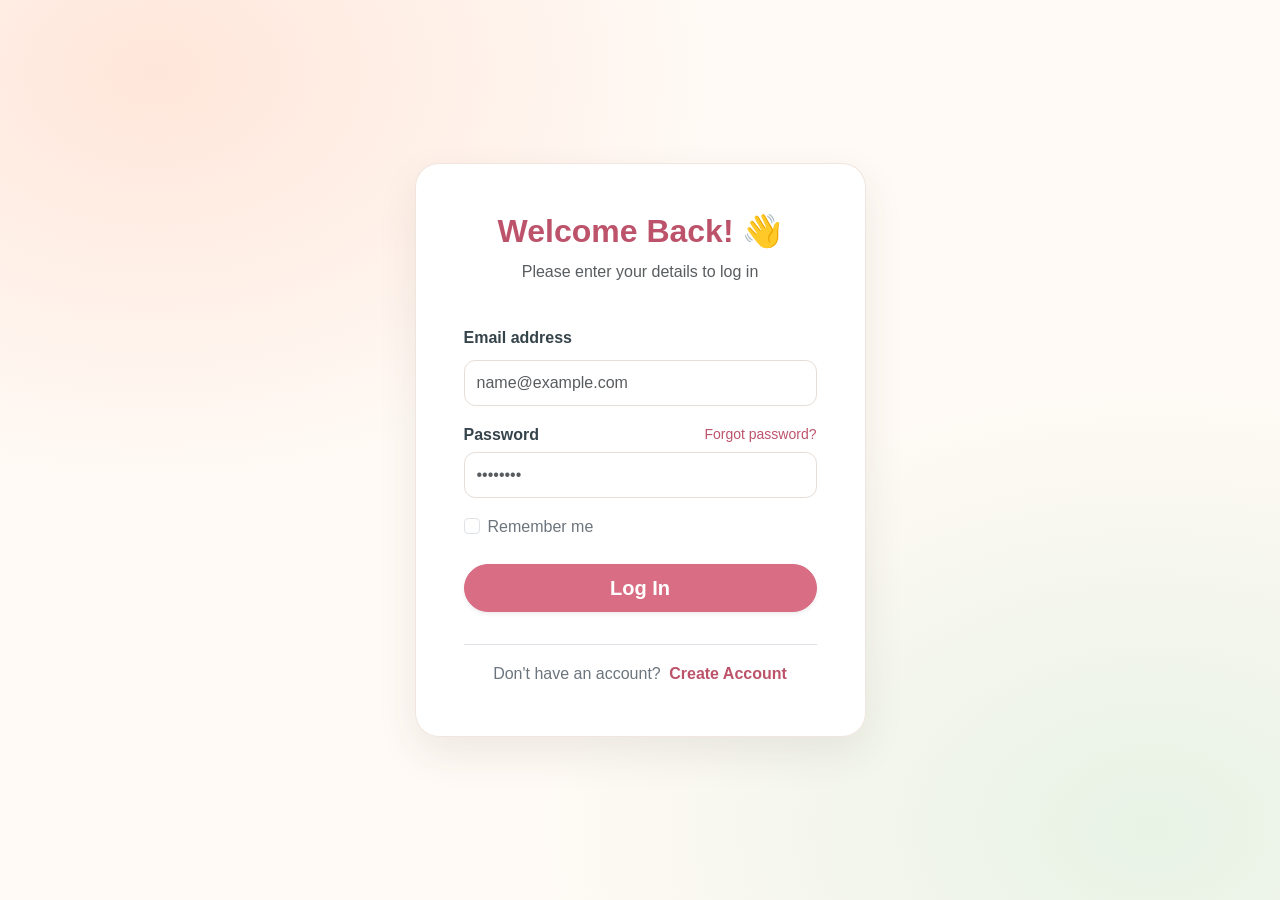
<file: form.html>
<!DOCTYPE html>
<html lang="en">

<head>
    <meta charset="UTF-8">
    <meta name="viewport" content="width=device-width, initial-scale=1.0">
    <title>Log In - Nursery</title>
    <link rel="stylesheet" href="./Style/bootstrap.min.css">
    <link rel="stylesheet" href="./Style/style.css">
</head>

<body class="bg-light d-flex align-items-center justify-content-center min-vh-100 py-5">

    <div class="container">
        <div class="row justify-content-center">
            <div class="col-12 col-md-8 col-lg-5">
                
                <!-- كارت تسجيل الدخول -->
                <div class="card border-0 shadow-lg p-4 p-md-5 rounded-4">
                    
                    <div class="text-center mb-4">
                        <h2 class="fw-bold text-primary">Welcome Back! 👋</h2>
                        <p class="text-muted">Please enter your details to log in</p>
                    </div>

                    <!-- التوجيه بعد تسجيل الدخول إلى الصفحة الرئيسية أو لوحة التحكم -->
                    <form action="./Thank-You.html" method="GET">

                        <!-- البريد الإلكتروني -->
                        <div class="mb-3">
                            <label for="loginEmail" class="form-label fw-semibold">Email address</label>
                            <input type="email" class="form-control" id="loginEmail" placeholder="name@example.com" required>
                        </div>

                        <!-- كلمة المرور -->
                        <div class="mb-3">
                            <div class="d-flex justify-content-between align-items-center mb-1">
                                <label for="loginPassword" class="form-label fw-semibold mb-0">Password</label>
                                <a href="#" class="text-primary small text-decoration-none">Forgot password?</a>
                            </div>
                            <input type="password" class="form-control" id="loginPassword" placeholder="••••••••" required>
                        </div>

                        <!-- تذكرني -->
                        <div class="mb-4 form-check">
                            <input type="checkbox" class="form-check-input" id="rememberMe">
                            <label class="form-check-label text-secondary" for="rememberMe">Remember me</label>
                        </div>

                        <!-- زرار تسجيل الدخول -->
                        <button type="submit" class="btn btn-primary w-100 btn-lg rounded-pill fw-bold shadow-sm mb-3">
                            Log In
                        </button>
                    </form>

                    <!-- رابط الانتقال لإنشاء حساب جديد -->
                    <div class="text-center mt-3 pt-3 border-top">
                        <p class="text-secondary mb-0">
                            Don't have an account? 
                            <a href="./register.html" class="text-primary fw-bold text-decoration-none ms-1">Create Account</a>
                        </p>
                    </div>

                </div>

            </div>
        </div>
    </div>

    <script src="./Scripts/bootstrap.bundle.min.js"></script>
    <script src="./Scripts/main.js"></script>
</body>

</html>
</file>
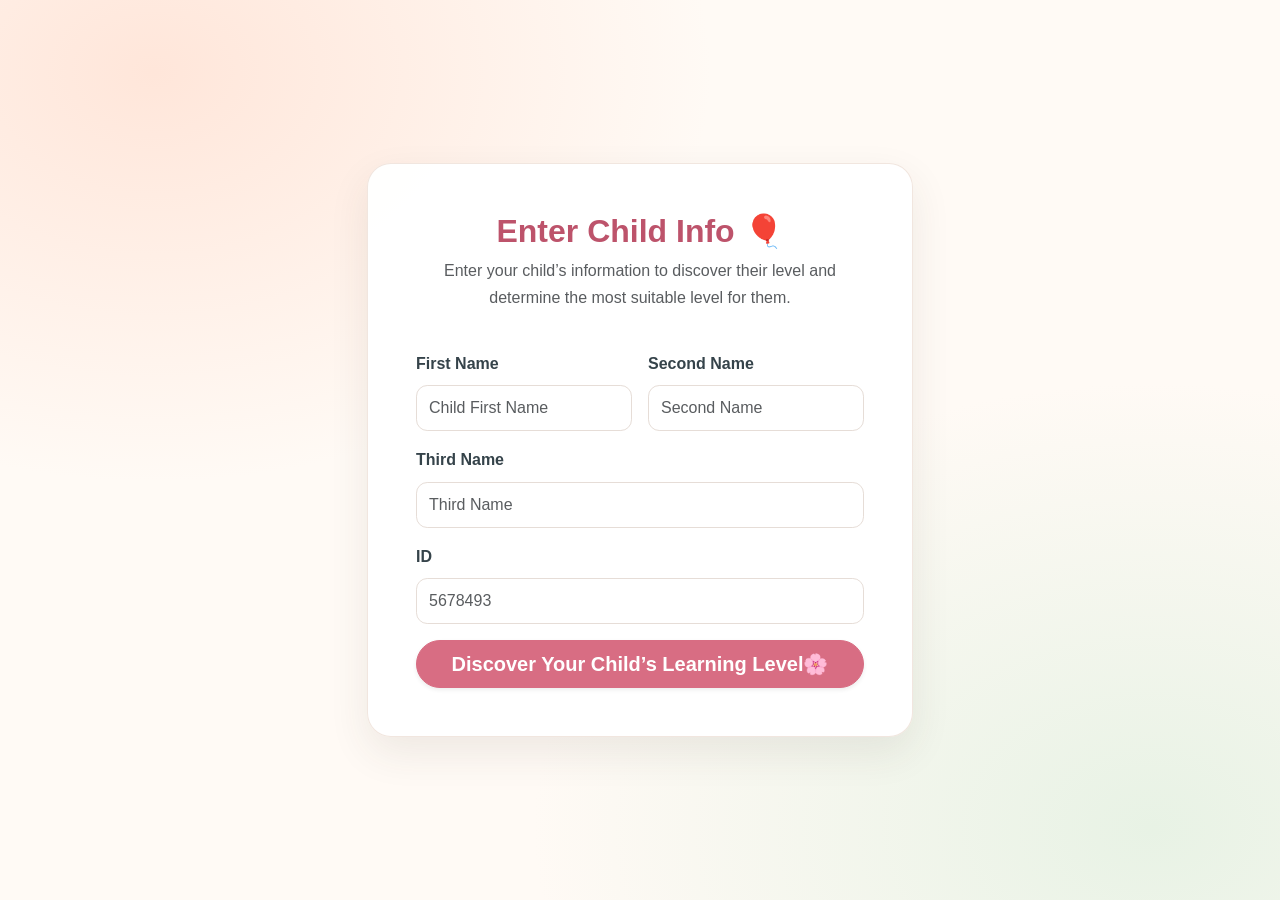
<file: formChildd.html>
<!DOCTYPE html>
<html lang="en">

<head>
    <meta charset="UTF-8">
    <meta name="viewport" content="width=device-width, initial-scale=1.0">
    <title>Register / Registration</title>
    <link rel="stylesheet" href="./Style/bootstrap.min.css">
    <link rel="stylesheet" href="./Style/style.css">
</head>

<body class="bg-light d-flex align-items-center justify-content-center min-vh-100 py-5">

    <div class="container">
        <div class="row justify-content-center">
            <div class="col-12 col-md-8 col-lg-6">
                <div class="card border-0 shadow-lg p-4 p-md-5 rounded-4">

                    <div class="text-center mb-4 child">
                        <h2 class="fw-bold">Enter Child Info 🎈</h2>
                        <p class="text-muted">Enter your child’s information to discover their level and determine the
                            most suitable level for them.</p>
                    </div>
                    <form id="registerForm" action="./ChildLevel.html" method="GET">
                        <div class="row g-3 mb-3">
                            <div class="col-md-6">
                                <label for="firstName" class="form-label fw-semibold">First Name</label>
                                <input type="text" class="form-control" id="firstName" placeholder="Child First Name"
                                    required>
                            </div>
                            <div class="col-md-6">
                                <label for="secondName" class="form-label fw-semibold">Second Name</label>
                                <input type="text" class="form-control" id="secondName" placeholder="Second Name"
                                    required>
                            </div>
                        </div>

                        <div class="mb-3">
                            <label for="thirdName" class="form-label fw-semibold">Third Name</label>
                            <input type="text" class="form-control" id="thirdName" placeholder="Third Name">
                        </div>

                        <div class="mb-3">
                            <label for="ID" class="form-label fw-semibold">ID</label>
                            <input type="tel" class="form-control" id="phoneNumber" placeholder="5678493" required>
                        </div>


                      
                        <button type="submit" class="btn btn-primary w-100 btn-lg rounded-pill fw-bold shadow-sm">
                            Discover Your Child’s Learning Level🌸
                        </button>
                    </form>

                </div>

            </div>
        </div>
    </div>

    <script src="./Scripts/bootstrap.bundle.min.js"></script>
    <script src="./Scripts/main.js"></script>
</body>

</html>
</file>
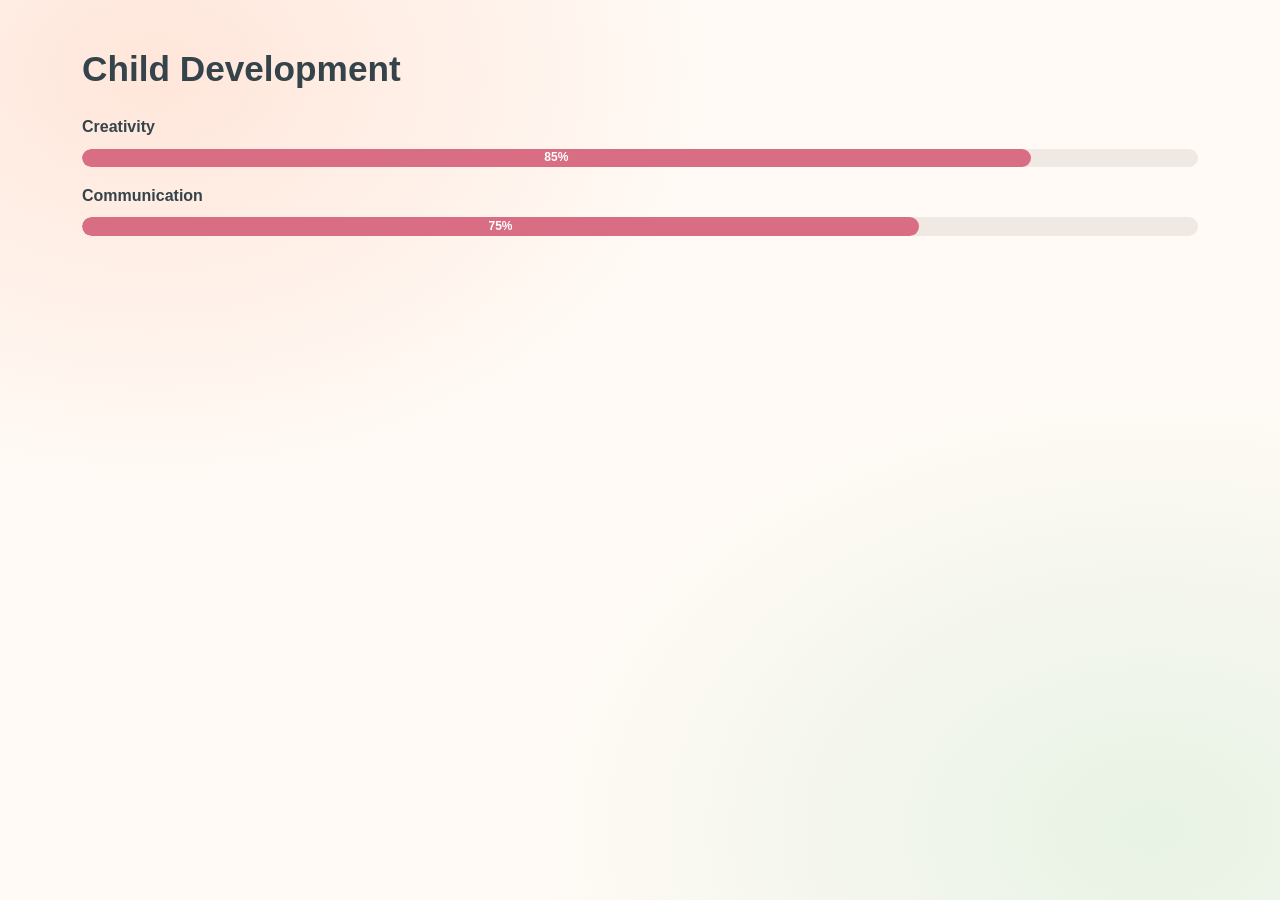
<file: level.html>
<!DOCTYPE html>
<html lang="en">

<head>
    <meta charset="UTF-8">
    <meta name="viewport" content="width=device-width, initial-scale=1.0">
    <title>Child Development Level</title>
    <link rel="stylesheet" href="./Style/bootstrap.min.css">
    <link rel="stylesheet" href="./Style/style.css">
</head>

<body class="bg-light">
    <main class="container py-4 py-md-5">

        <h3 class="fw-bold mb-4">
            Child Development
        </h3>

        <label class="mb-2">Creativity</label>

        <div class="progress mb-3">
            <div class="progress-bar" style="width: 85%">
                85%
            </div>
        </div>

        <label class="mb-2">Communication</label>

        <div class="progress mb-3">
            <div class="progress-bar" style="width: 75%">
                75%
            </div>
        </div>

    </main>

    <script src="./Scripts/bootstrap.bundle.min.js"></script>
</body>

</html>
</file>
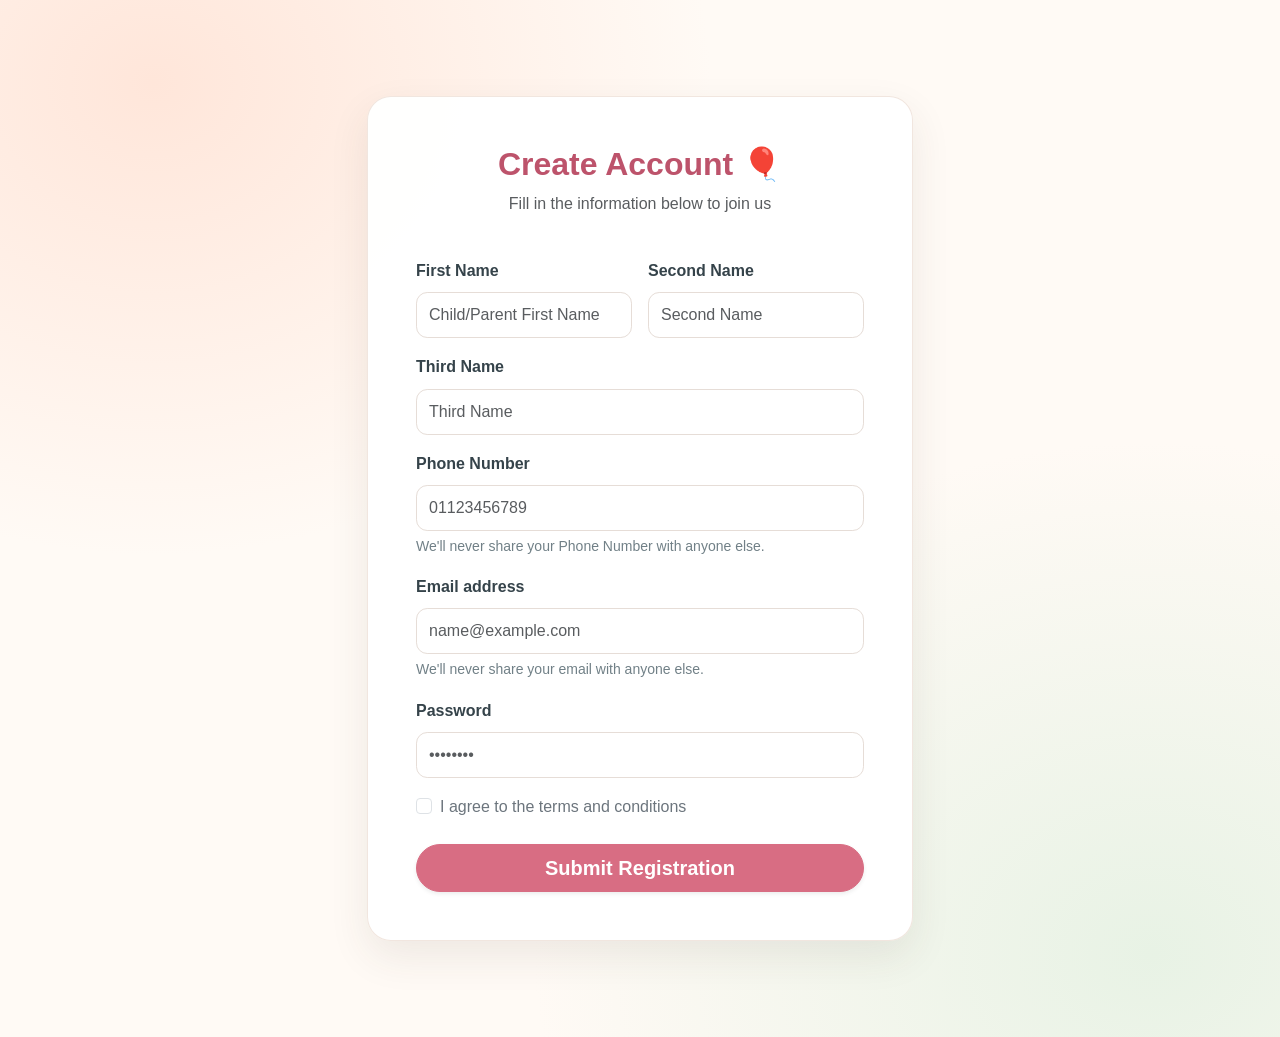
<file: register.html>
<!DOCTYPE html>
<html lang="en">

<head>
    <meta charset="UTF-8">
    <meta name="viewport" content="width=device-width, initial-scale=1.0">
    <title>Register / Registration</title>
    <link rel="stylesheet" href="./Style/bootstrap.min.css">
    <link rel="stylesheet" href="./Style/style.css">
</head>

<body class="bg-light d-flex align-items-center justify-content-center min-vh-100 py-5">

    <div class="container">
        <div class="row justify-content-center">
            <div class="col-12 col-md-8 col-lg-6">
                <div class="card border-0 shadow-lg p-4 p-md-5 rounded-4">

                    <div class="text-center mb-4">
                        <h2 class="fw-bold text-primary">Create Account 🎈</h2>
                        <p class="text-muted">Fill in the information below to join us</p>
                    </div>
                    <form id="registerForm" action="./Thank-You.html" method="GET">
                        <div class="row g-3 mb-3">
                            <div class="col-md-6">
                                <label for="firstName" class="form-label fw-semibold">First Name</label>
                                <input type="text" class="form-control" id="firstName"
                                    placeholder="Child/Parent First Name" required>
                            </div>
                            <div class="col-md-6">
                                <label for="secondName" class="form-label fw-semibold">Second Name</label>
                                <input type="text" class="form-control" id="secondName" placeholder="Second Name"
                                    required>
                            </div>
                        </div>

                        <div class="mb-3">
                            <label for="thirdName" class="form-label fw-semibold">Third Name</label>
                            <input type="text" class="form-control" id="thirdName" placeholder="Third Name">
                        </div>

                        <div class="mb-3">
                            <label for="phoneNumber" class="form-label fw-semibold">Phone Number</label>
                            <input type="tel" class="form-control" id="phoneNumber" placeholder="01123456789" required>
                            <div class="form-text">We'll never share your Phone Number with anyone else.</div>
                        </div>

                        <div class="mb-3">
                            <label for="emailAddress" class="form-label fw-semibold">Email address</label>
                            <input type="email" class="form-control" id="emailAddress" placeholder="name@example.com"
                                required>
                            <div class="form-text">We'll never share your email with anyone else.</div>
                        </div>

                        <div class="mb-3">
                            <label for="userPassword" class="form-label fw-semibold">Password</label>
                            <input type="password" class="form-control" id="userPassword" placeholder="••••••••"
                                required>
                        </div>

                        <div class="mb-4 form-check">
                            <input type="checkbox" class="form-check-input" id="termsCheck" required>
                            <label class="form-check-label text-secondary" for="termsCheck">I agree to the terms and
                                conditions</label>
                        </div>

                        <button type="submit" class="btn btn-primary w-100 btn-lg rounded-pill fw-bold shadow-sm">
                            Submit Registration
                        </button>
                    </form>

                </div>

            </div>
        </div>
    </div>
    <div class="toast-container position-fixed top-0 start-50 translate-middle-x p-3">
        <div class="toast" role="alert" aria-live="assertive" aria-atomic="true" id="myToast">
            <div class="toast-header">
                <strong class="me-auto">Sunny Side</strong>
                <small>Now</small>
                <button type="button" class="btn-close" data-bs-dismiss="toast" aria-label="Close"></button>
            </div>
            <div class="toast-body">
                <div class="col-12 col-md-8 col-lg-6 w-100">
                    <div class="card border-0 shadow-lg p-4 p-md-5 rounded-4 bg-white bg-opacity-75 backdrop-blur">

                        <div class="mb-4">
                            <img src="./Images/dc22e4268fdeb4fd45a90c50020c4718.jpg" class="responsive-image border border-3 shadow-sm ms-4"
                                style="width: 160px; height: 100px; object-fit: cover;" alt="Thank You">
                        </div>
                        <h2 class="text-danger fw-bold mb-1">Thank you for reaching out! 🎈</h2>


                        <p class="text-primary fw-semibold fs-5 mb-1">
                            We’re so excited to welcome you to our nursery family.
                        </p>
                        <p class="text-muted fs-6 mb-3">
                            We have received your details and will get in touch with you shortly.
                        </p>
                        <div>
                            <a href="index.html" class="btn btn-danger btn-lg rounded-pill px-4 shadow-sm fw-bold">
                                Back To Home
                            </a>
                        </div>

                    </div>
                </div>
            </div>
        </div>
    </div>
    <script src="./Scripts/bootstrap.bundle.min.js"></script>
    <script src="./Scripts/main.js"></script>
</body>

</html>
</file>
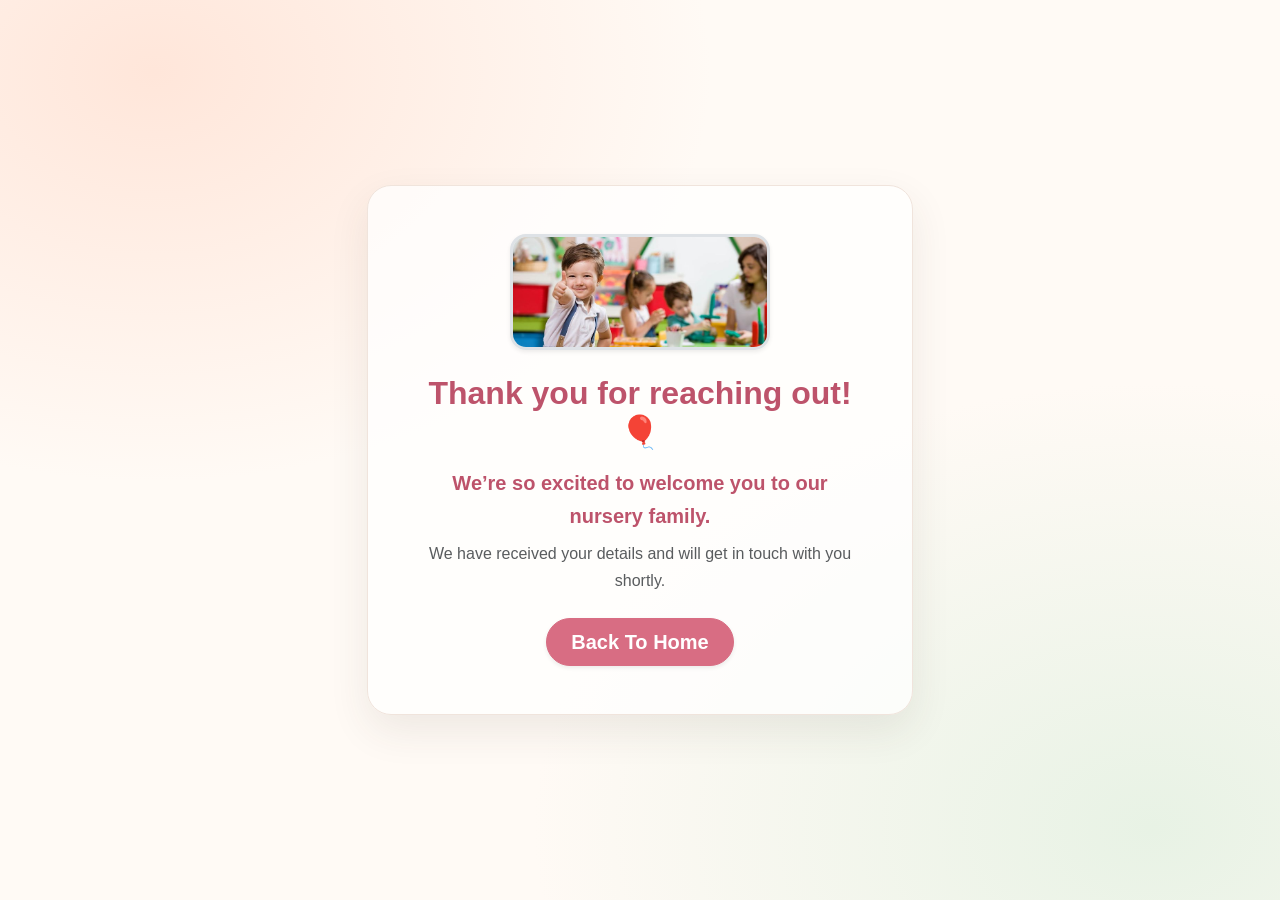
<file: Thank-You.html>
<!DOCTYPE html>
<html lang="en">

<head>
    <meta charset="UTF-8">
    <meta name="viewport" content="width=device-width, initial-scale=1.0">
    <title>Sunny Side</title>
    <link rel="icon" href="./Images/3a391d2ae2403e38979afe56d9ad4983.jpg">
    <link rel="stylesheet" href="./Style/bootstrap.min.css">
    <link rel="stylesheet" href="./Style/style.css">
</head>
 <body class="ThankYou d-flex align-items-center justify-content-center min-vh-100 m-0">

    <div class="container text-center">
        <div class="row justify-content-center">
            <div class="col-12 col-md-8 col-lg-6"> 
                <div class="card border-0 shadow-lg p-4 p-md-5 rounded-4 bg-white bg-opacity-75 backdrop-blur">
                    
                    <div class="mb-4">
                            <img src="./Images/dc22e4268fdeb4fd45a90c50020c4718.jpg" 
                                class="responsive-image border border-3 shadow-sm" 
                             style="width: 260px; height: 160px; object-fit: cover;" 
                             alt="Thank You">
                    </div> 
                    <h2 class="text-danger fw-bold mb-3">Thank you for reaching out! 🎈</h2>
                    
                    
                    <p class="text-primary fw-semibold fs-5 mb-2">
                        We’re so excited to welcome you to our nursery family.
                    </p>
                    <p class="text-muted fs-6 mb-4">
                        We have received your details and will get in touch with you shortly.
                    </p> 
                    <div>
                        <a href="index.html" class="btn btn-danger btn-lg rounded-pill px-4 shadow-sm fw-bold">
                            Back To Home
                        </a>
                    </div>

                </div>
            </div>
        </div>
    </div>

    <script src="./Scripts/bootstrap.bundle.min.js"></script>
    <script src="./Scripts/main.js"></script>
</body>

</html>
</file>
<file: Style/style.css>
:root {
    --bs-primary: #bd536b;
    --bs-primary-rgb: 189, 83, 107;
    --bs-danger: #bd536b;
    --bs-danger-rgb: 189, 83, 107;
    --bloom-ink: #35434a;
    --bloom-muted: #718087;
    --bloom-rose: #d86d83;
    --bloom-rose-dark: #bd536b;
    --bloom-peach: #fff0e8;
    --bloom-cream: #fffaf5;
    --bloom-sage: #6c9b83;
    --bloom-border: #f0e4dc;
    --bloom-shadow: 0 1rem 2.5rem rgba(68, 57, 49, 0.09);
}

html {
    min-height: 100%;
    overflow-x: hidden;
    scroll-behavior: smooth;
    scroll-padding-top: 5rem;
}

body {
    min-height: 100vh;
    overflow-x: hidden;
    color: var(--bloom-ink);
    background-color: var(--bloom-cream);
    font-family: "Segoe UI", Tahoma, Geneva, Verdana, sans-serif;
    line-height: 1.65;
}

a {
    color: var(--bloom-rose-dark);
}

a:hover {
    color: #9f4058;
}

button,
a,
input,
select,
textarea {
    -webkit-tap-highlight-color: transparent;
}

:focus-visible {
    outline: 3px solid rgba(216, 109, 131, 0.55);
    outline-offset: 3px;
}

.navbar {
    position: relative;
    z-index: 10;
    min-height: 76px;
    background: rgba(255, 250, 245, 0.97) !important;
    border-bottom: 1px solid var(--bloom-border);
    box-shadow: 0 0.25rem 1rem rgba(68, 57, 49, 0.05);
}

.navbar .container-fluid {
    gap: 1rem;
}

.navbar .container-fluid > img {
    flex: 0 0 auto;
    width: 52px;
    height: 52px;
    object-fit: cover;
    border: 2px solid #fff;
    box-shadow: 0 0.25rem 0.75rem rgba(68, 57, 49, 0.14);
}

.navbar .nav-link {
    color: var(--bloom-ink);
    font-weight: 600;
    transition: color 160ms ease;
}

.navbar .nav-link:hover,
.navbar .nav-link.active {
    color: var(--bloom-rose-dark);
}

.navbar .dropdown-menu {
    padding: 0.5rem;
    border: 1px solid var(--bloom-border);
    border-radius: 0.9rem;
    box-shadow: var(--bloom-shadow);
}

.navbar .dropdown-item {
    padding: 0.6rem 0.8rem;
    border-radius: 0.55rem;
}

.navbar .dropdown-item:hover,
.navbar .dropdown-item:focus {
    color: var(--bloom-rose-dark);
    background: var(--bloom-peach);
}

.navbar .search {
    gap: 0.5rem;
}

.navbar .search input {
    min-width: 150px;
}

.navbar .contact-button {
    display: grid;
    width: 42px;
    height: 42px;
    place-items: center;
    color: var(--bloom-rose-dark);
    border-radius: 50%;
    background: var(--bloom-peach) !important;
}

.navbar .contact-button:hover {
    color: #fff;
    background: var(--bloom-rose) !important;
}

.btn {
    font-weight: 650;
    transition: transform 160ms ease, box-shadow 160ms ease, background-color 160ms ease;
}

.btn:hover {
    transform: translateY(-1px);
}

.btn-primary {
    --bs-btn-color: #fff;
    --bs-btn-bg: var(--bloom-rose);
    --bs-btn-border-color: var(--bloom-rose);
    --bs-btn-hover-color: #fff;
    --bs-btn-hover-bg: var(--bloom-rose-dark);
    --bs-btn-hover-border-color: var(--bloom-rose-dark);
    --bs-btn-active-bg: var(--bloom-rose-dark);
    --bs-btn-active-border-color: var(--bloom-rose-dark);
    --bs-btn-focus-shadow-rgb: 216, 109, 131;
}

.btn-outline-success {
    --bs-btn-color: var(--bloom-sage);
    --bs-btn-border-color: var(--bloom-sage);
    --bs-btn-hover-bg: var(--bloom-sage);
    --bs-btn-hover-border-color: var(--bloom-sage);
    --bs-btn-active-bg: #557e69;
    --bs-btn-active-border-color: #557e69;
}

.btn-warning {
    --bs-btn-color: #684b2d;
    --bs-btn-bg: #f5c86e;
    --bs-btn-border-color: #f5c86e;
    --bs-btn-hover-color: #513a24;
    --bs-btn-hover-bg: #edb84f;
    --bs-btn-hover-border-color: #edb84f;
}

.btn-danger {
    --bs-btn-bg: var(--bloom-rose);
    --bs-btn-border-color: var(--bloom-rose);
    --bs-btn-hover-bg: var(--bloom-rose-dark);
    --bs-btn-hover-border-color: var(--bloom-rose-dark);
}

#home {
    height: clamp(420px, calc(100svh - 76px), 760px) !important;
    margin: 1rem 1.25rem 0;
    overflow: hidden;
    border-radius: 1.75rem;
    background: #e8d8ce;
}

#home .carousel-inner,
#home .carousel-item {
    height: 100% !important;
}

#home .carousel-item.top {
    margin-top: 0;
}

#home .carousel-item > img {
    display: block;
    width: 100%;
    height: 100%;
    object-fit: cover;
    border-radius: 0 !important;
}

#home .carousel-item::after {
    position: absolute;
    inset: 45% 0 0;
    z-index: 0;
    background: linear-gradient(transparent, rgba(35, 37, 35, 0.3));
    content: "";
    pointer-events: none;
}

#home .carousel-caption {
    z-index: 1;
    right: 12%;
    left: 12%;
    bottom: 3.25rem;
    width: fit-content;
    max-width: 76%;
    margin: 0 auto;
    padding: 1.1rem 1.6rem !important;
    border: 1px solid rgba(255, 255, 255, 0.24);
    border-radius: 1rem !important;
    background: rgba(35, 45, 44, 0.67) !important;
    -webkit-backdrop-filter: blur(8px);
    backdrop-filter: blur(8px);
}

#home .carousel-caption h5 {
    margin-bottom: 0.35rem;
    font-size: clamp(1.1rem, 2vw, 1.7rem);
}

#home .carousel-caption p {
    font-size: clamp(0.88rem, 1.35vw, 1.1rem);
}

#home .carousel-indicators {
    z-index: 2;
    margin-bottom: 0.75rem;
}

#home .carousel-indicators [data-bs-target] {
    width: 1.6rem;
    height: 4px;
    margin: 0 0.2rem;
    border: 0;
    border-radius: 999px;
}

.carousel-control-prev,
.carousel-control-next {
    z-index: 2;
    width: 9%;
    opacity: 1;
}

.carousel-control-prev-icon,
.carousel-control-next-icon {
    width: 3rem;
    height: 3rem;
    padding: 0;
    border-radius: 50%;
    background-color: rgba(216, 109, 131, 0.9);
    background-size: 48%;
    box-shadow: 0 0.25rem 0.8rem rgba(36, 43, 40, 0.2);
}

.carousel-control-prev:hover .carousel-control-prev-icon,
.carousel-control-next:hover .carousel-control-next-icon {
    background-color: var(--bloom-rose-dark);
}

section[id] {
    scroll-margin-top: 1.5rem;
}

#infants,
#toddlers,
#faq {
    padding-top: clamp(3rem, 7vw, 5.5rem) !important;
    padding-bottom: clamp(3rem, 7vw, 5.5rem) !important;
}

#infants > .text-center,
#toddlers > .text-center,
#faq > .text-center {
    max-width: 850px;
    margin-right: auto;
    margin-left: auto;
}

#infants > .text-center h2,
#toddlers > .text-center h2,
#faq > .text-center h2 {
    margin-bottom: 0.85rem;
    color: var(--bloom-ink);
    font-size: clamp(1.7rem, 3vw, 2.35rem);
    letter-spacing: -0.025em;
}

#infants > .text-center h4,
#toddlers > .text-center h4 {
    color: var(--bloom-rose-dark) !important;
    font-size: clamp(1.1rem, 2.2vw, 1.4rem);
    line-height: 1.45;
}

#infants > .text-center p,
#toddlers > .text-center p,
#faq > .text-center p {
    color: var(--bloom-muted) !important;
    font-size: 1.025rem;
}

.discovery {
    margin-bottom: 2rem;
}

.discovery .card {
    border: 1px solid #f0d8d6 !important;
    border-radius: 1.4rem !important;
    background: linear-gradient(145deg, #fff 55%, #fff5ef);
    box-shadow: 0 0.8rem 2rem rgba(68, 57, 49, 0.08) !important;
    transition: transform 180ms ease, box-shadow 180ms ease;
}

.discovery .card:hover,
.infant-card:hover {
    transform: translateY(-4px);
    box-shadow: 0 1rem 2rem rgba(68, 57, 49, 0.13) !important;
}

.discovery .card h6 {
    color: var(--bloom-rose-dark) !important;
}

#carouselExampleControlsNoTouching,
#toddlersCarousel {
    padding: 0 0 2.25rem;
}

#carouselExampleControlsNoTouching .carousel-inner,
#toddlersCarousel .carousel-inner {
    padding: 0.5rem 0 1rem;
}

#carouselExampleControlsNoTouching .carousel-item > .row,
#toddlersCarousel .carousel-item > .row {
    padding-right: 3.5rem !important;
    padding-left: 3.5rem !important;
}

.infant-card {
    height: 100%;
    overflow: hidden;
    border: 1px solid #e2e9df !important;
    border-radius: 1.1rem !important;
    background: #fff;
    box-shadow: 0 0.5rem 1.5rem rgba(68, 57, 49, 0.07);
    transition: transform 180ms ease, box-shadow 180ms ease;
}

.infant-card-img {
    width: 100%;
    height: 220px;
    object-fit: cover;
    border-radius: 0 !important;
}

.infant-card .card-body {
    padding: 1.15rem;
}

.infant-card .card-text {
    margin-bottom: 0;
    color: var(--bloom-muted);
}

#carouselExampleControlsNoTouching .carousel-control-prev,
#carouselExampleControlsNoTouching .carousel-control-next,
#toddlersCarousel .carousel-control-prev,
#toddlersCarousel .carousel-control-next {
    width: 3.5rem;
}

#faq .accordion {
    max-width: 900px;
    margin: 0 auto;
}

#faq .accordion-item {
    margin-bottom: 0.75rem;
    overflow: hidden;
    border: 1px solid var(--bloom-border);
    border-radius: 0.9rem;
    background: #fff;
}

#faq .accordion-button {
    padding: 1.1rem 1.25rem;
    color: var(--bloom-ink);
    font-weight: 650;
    background: #fff;
    box-shadow: none;
}

#faq .accordion-button:not(.collapsed) {
    color: var(--bloom-rose-dark);
    background: #fff5f1;
}

#faq .accordion-button::after {
    filter: saturate(0.65);
}

#faq .accordion-body {
    color: var(--bloom-muted);
}

.modal-content,
.offcanvas {
    border: 1px solid var(--bloom-border);
    border-radius: 1.1rem;
}

.modal-content {
    overflow: hidden;
    box-shadow: var(--bloom-shadow);
}

.offcanvas.text-bg-dark {
    color: #f8f5f1 !important;
    background: #344b46 !important;
}

.offcanvas-body a {
    transition: color 160ms ease;
}

.offcanvas-body a:hover {
    color: #f5c86e !important;
}

.bg-light {
    --bs-bg-opacity: 1;
    background-color: var(--bloom-cream) !important;
}

body.bg-light {
    background:
        radial-gradient(ellipse at 12% 8%, rgba(255, 225, 211, 0.8), transparent 35%),
        radial-gradient(ellipse at 90% 92%, rgba(222, 239, 222, 0.7), transparent 38%),
        var(--bloom-cream) !important;
}

body.bg-light > .container {
    padding-top: clamp(1rem, 4vw, 3rem);
    padding-bottom: clamp(1rem, 4vw, 3rem);
}

body.bg-light .container > .row > [class*="col-"] > .card {
    overflow: hidden;
    border: 1px solid rgba(240, 228, 220, 0.9) !important;
    border-radius: 1.5rem !important;
    background: rgba(255, 255, 255, 0.96);
    box-shadow: var(--bloom-shadow) !important;
}

body.bg-light .container > .row > [class*="col-"] > .card h2 {
    color: var(--bloom-rose-dark) !important;
}

.child h2 {
    color: var(--bloom-rose-dark) !important;
}

.form-label {
    color: var(--bloom-ink);
}

.form-control {
    min-height: 46px;
    border-color: #e6ddd7;
    border-radius: 0.7rem;
    background-color: #fff;
}

.form-control:focus {
    border-color: var(--bloom-rose);
    box-shadow: 0 0 0 0.22rem rgba(216, 109, 131, 0.16);
}

.form-check-input:checked {
    border-color: var(--bloom-rose);
    background-color: var(--bloom-rose);
}

.form-text {
    color: var(--bloom-muted);
}

.card-img {
    display: block;
    max-width: 100%;
    margin: 2rem auto 0;
}

.Card-ID {
    display: flex;
    width: min(100% - 2rem, 900px) !important;
    min-height: 250px;
    margin: 2rem auto;
    padding: clamp(1.25rem, 4vw, 2.5rem);
    flex-wrap: wrap;
    gap: clamp(1.5rem, 5vw, 3.5rem) !important;
    border: 1px solid var(--bloom-border);
    border-radius: 1.5rem;
    background: #fff;
    box-shadow: var(--bloom-shadow);
}

.Card-ID img {
    width: clamp(120px, 22vw, 180px) !important;
    height: clamp(120px, 22vw, 180px) !important;
    object-fit: cover;
    border: 5px solid #fff;
    box-shadow: 0 0.5rem 1.5rem rgba(68, 57, 49, 0.16);
}

.Card-ID .card-body {
    flex: 1 1 260px;
    align-self: center;
    padding: 0;
}

.Card-ID .card-body br {
    display: none;
}

.Card-ID .card-body h3 {
    margin: 0.65rem 0;
    color: var(--bloom-ink);
    font-size: clamp(1.25rem, 2.3vw, 1.75rem);
}

.container > h3,
main.container > h3 {
    color: var(--bloom-ink);
    font-size: clamp(1.65rem, 3vw, 2.2rem);
}

.progress {
    height: 1.15rem;
    overflow: hidden;
    border-radius: 999px;
    background-color: #f0e8e2;
}

.progress-bar {
    border-radius: 999px;
    background-color: var(--bloom-rose);
    font-size: 0.75rem;
    font-weight: 700;
}

.container label.mb-2 {
    color: var(--bloom-ink);
    font-weight: 650;
}

.responsive-image {
    width: min(100%, 260px) !important;
    height: auto !important;
    object-fit: cover;
    border-radius: 1rem;
}

body.ThankYou {
    padding: 1.5rem 0;
    background:
        radial-gradient(ellipse at 12% 8%, rgba(255, 225, 211, 0.8), transparent 35%),
        radial-gradient(ellipse at 90% 92%, rgba(222, 239, 222, 0.7), transparent 38%),
        var(--bloom-cream) !important;
}

body.ThankYou .card {
    border: 1px solid var(--bloom-border) !important;
    border-radius: 1.5rem !important;
    box-shadow: var(--bloom-shadow) !important;
}

.toast {
    width: min(100%, 560px);
    border: 1px solid var(--bloom-border);
    border-radius: 1rem;
    box-shadow: var(--bloom-shadow);
}

.toast .card {
    padding: 1.25rem !important;
    box-shadow: none !important;
}

.toast .card h2 {
    color: var(--bloom-rose-dark) !important;
    font-size: 1.35rem;
}

.toast .card p {
    font-size: 0.95rem !important;
}

.toast .card .btn {
    font-size: 0.95rem;
}

@media (max-width: 991.98px) {
    .navbar .navbar-collapse {
        padding: 0.75rem 0 1rem;
    }

    .navbar .navbar-nav {
        gap: 0;
    }

    .navbar .search {
        margin: 0.5rem 0 0;
    }

    .navbar .contact-button {
        margin: 0.75rem 0 0;
    }
}

@media (max-width: 767.98px) {
    html {
        scroll-padding-top: 1rem;
    }

    .navbar {
        min-height: 68px;
        padding-top: 0.45rem;
        padding-bottom: 0.45rem;
    }

    .navbar .container-fluid > img {
        width: 46px;
        height: 46px;
    }

    .navbar .search {
        width: 100%;
    }

    .navbar .search input {
        min-width: 0;
    }

    #home {
        height: clamp(380px, 72svh, 560px) !important;
        margin: 0.65rem 0.65rem 0;
        border-radius: 1.15rem;
        touch-action: pan-y;
    }

    #home .carousel-inner,
    #home .carousel-item {
        height: 100% !important;
        touch-action: pan-y;
    }

    #home .carousel-caption {
        right: 12%;
        left: 12%;
        bottom: 2.6rem;
        display: block !important;
        max-width: 82%;
        padding: 0.8rem 1rem !important;
    }

    #home .carousel-caption h5 {
        font-size: 1.05rem;
    }

    #home .carousel-caption p {
        margin-bottom: 0;
        font-size: 0.82rem;
    }

    #home .carousel-indicators {
        margin-bottom: 0.55rem;
    }

    .carousel-control-prev-icon,
    .carousel-control-next-icon {
        width: 2.65rem;
        height: 2.65rem;
    }

    #carouselExampleControlsNoTouching .carousel-item > .row,
    #toddlersCarousel .carousel-item > .row {
        display: block;
        padding-right: 2.7rem !important;
        padding-left: 2.7rem !important;
    }

    #carouselExampleControlsNoTouching .carousel-item > .row > .col-12,
    #toddlersCarousel .carousel-item > .row > .col-12 {
        display: none;
        width: 100%;
        max-width: 100%;
        flex: 0 0 100%;
    }

    #carouselExampleControlsNoTouching .carousel-item > .row > .col-12:first-child,
    #toddlersCarousel .carousel-item > .row > .col-12:first-child {
        display: block;
    }

    .infant-card-img {
        height: 210px;
    }

    .Card-ID {
        justify-content: center;
        text-align: center;
    }

    .Card-ID .card-body {
        flex-basis: 100%;
    }

    .Discover {
        display: flex;
        width: fit-content;
        max-width: calc(100% - 2rem);
        margin: 0 auto 1.5rem;
        justify-content: center;
        text-align: center;
        white-space: normal;
    }

    .toast-container {
        right: 0;
        left: 0 !important;
        width: 100%;
        padding: 0.75rem !important;
        transform: none !important;
    }

    .toast {
        width: 100%;
    }
}

@media (max-width: 420px) {
    body.bg-light .container > .row > [class*="col-"] > .card {
        padding: 1.25rem !important;
    }

    #home .carousel-caption {
        right: 10%;
        left: 10%;
        max-width: 88%;
    }

    #carouselExampleControlsNoTouching .carousel-item > .row,
    #toddlersCarousel .carousel-item > .row {
        padding-right: 2.25rem !important;
        padding-left: 2.25rem !important;
    }
}

@media (prefers-reduced-motion: reduce) {
    *,
    *::before,
    *::after {
        scroll-behavior: auto !important;
        transition-duration: 0.01ms !important;
    }
}
</file>
